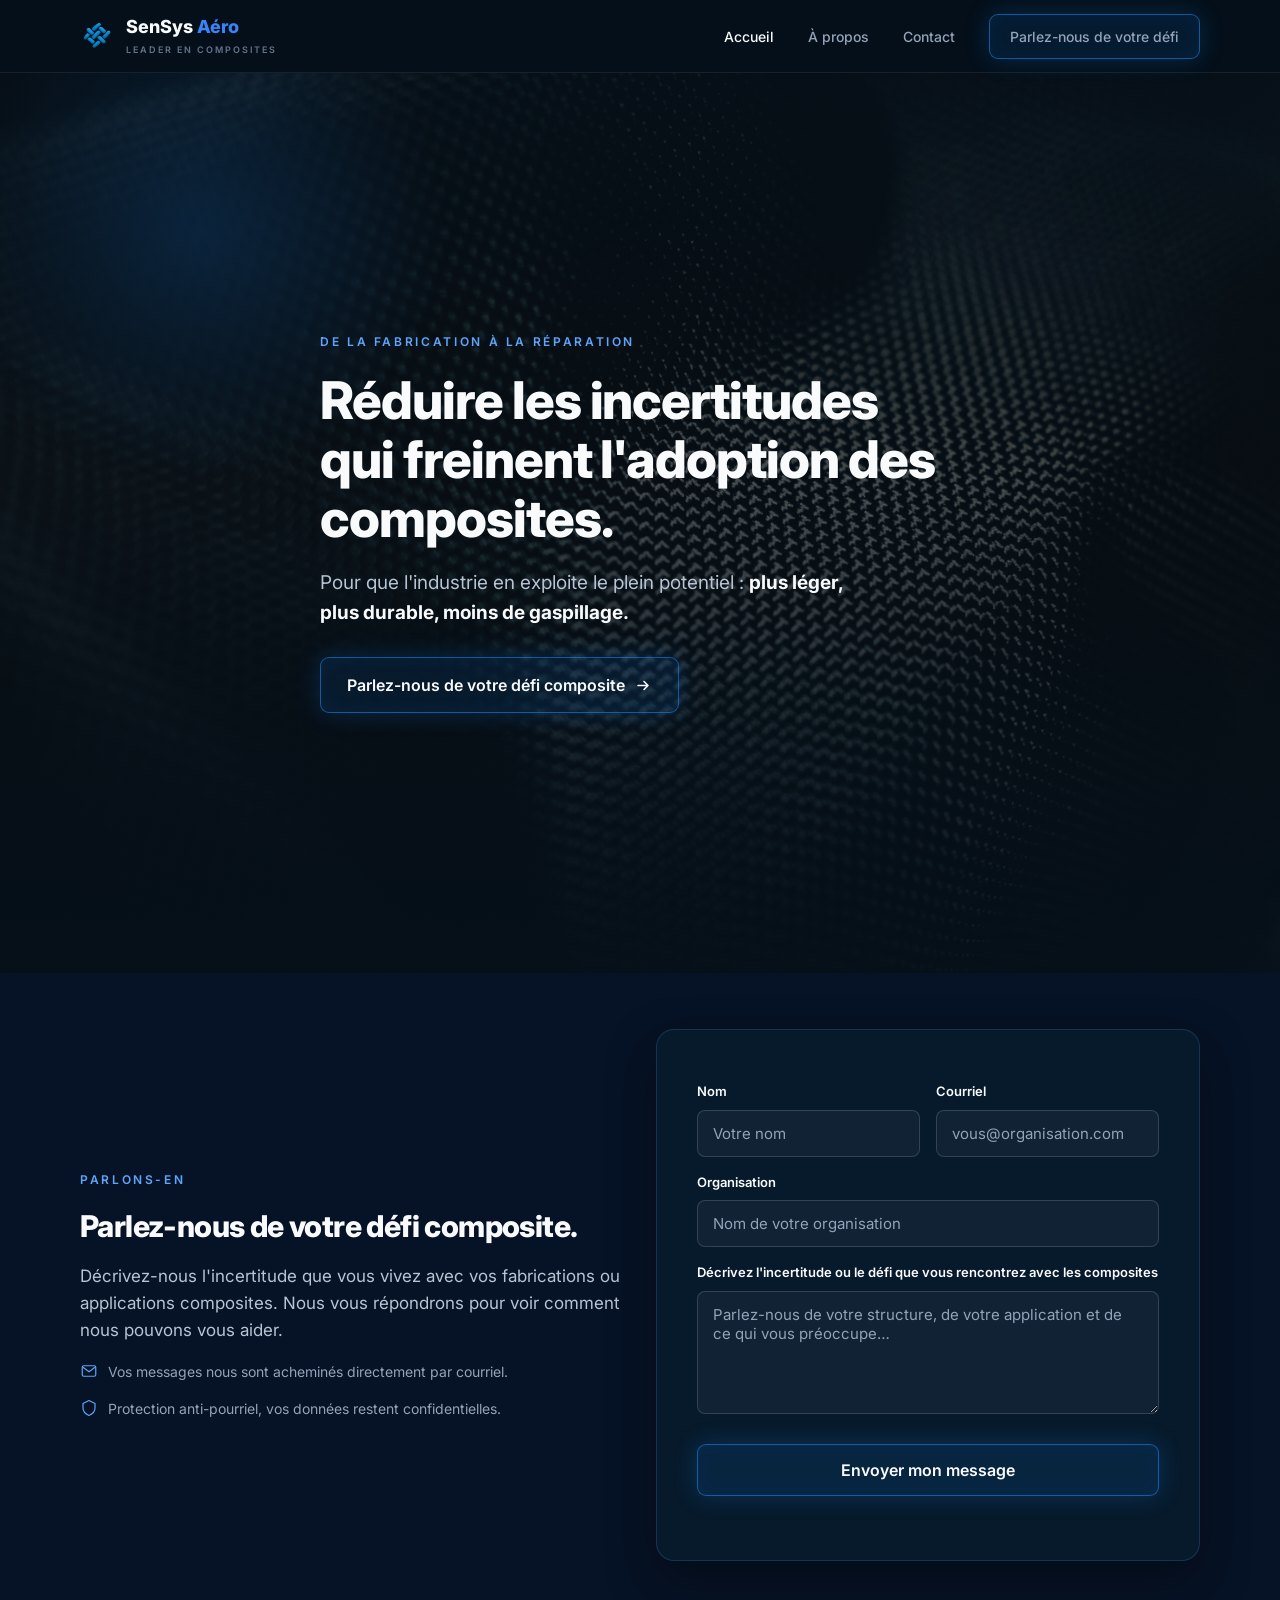
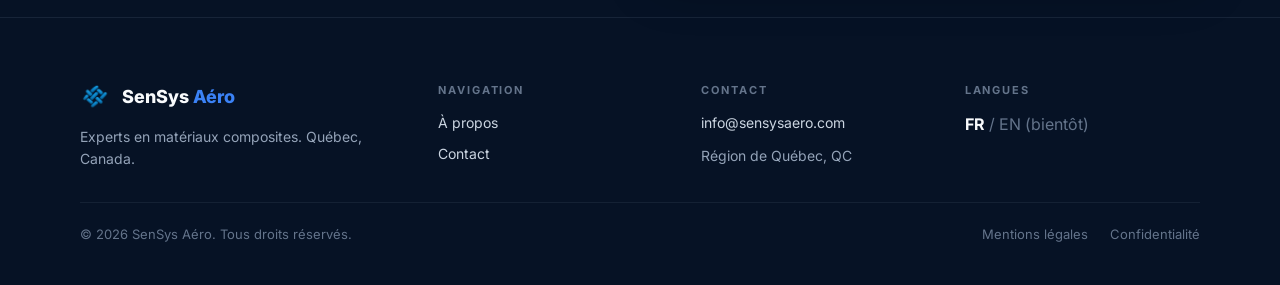
<file: index.html>
<!doctype html>
<html lang="fr">
<head>
  <meta charset="utf-8">
  <meta name="viewport" content="width=device-width, initial-scale=1">
  <title>SenSys Aéro — Surveillance et qualification structurelle des composites</title>
  <meta name="description" content="SenSys Aéro réduit les incertitudes qui freinent l'adoption des composites. Parlez-nous de votre défi composite.">
  <link rel="preconnect" href="https://fonts.googleapis.com">
  <link rel="preconnect" href="https://fonts.gstatic.com" crossorigin>
  <link href="https://fonts.googleapis.com/css2?family=Inter:wght@400;500;600;700;800&display=swap" rel="stylesheet">
  <link rel="stylesheet" href="styles.css">
</head>
<body>

  <!-- ======================= HEADER ======================= -->
  <header class="site-header">
    <div class="container">
      <a class="brand" href="index.html" aria-label="SenSys Aéro — accueil">
        <img src="Icon.png" alt="SenSys Aéro" class="brand__logo">
        <span>
          <span class="brand__name">SenSys<b> Aéro</b></span>
          <span class="brand__tag" style="display:block;">LEADER EN COMPOSITES</span>
        </span>
      </a>
      <button class="nav-toggle" aria-label="Ouvrir le menu" aria-expanded="false" data-nav-toggle>
        <svg width="26" height="26" viewBox="0 0 24 24" fill="none"><path d="M4 7h16M4 12h16M4 17h16" stroke="#CBD5E1" stroke-width="1.8" stroke-linecap="round"/></svg>
      </button>
      <nav class="nav" data-nav>
        <a href="index.html" aria-current="page">Accueil</a>
        <a href="apropos.html">À propos</a>
        <a href="contact.html">Contact</a>
        <a class="btn btn--sm" href="#contact">Parlez-nous de votre défi</a>
      </nav>
    </div>
  </header>

  <!-- ======================= HERO ======================= -->
  <section class="hero glow-wrap">
    <span class="glow"></span>
    <div class="container hero__grid">
      <div class="eyebrow"></span><span>DE LA FABRICATION À LA RÉPARATION</span></div>
      <h1>Réduire les incertitudes qui freinent l'adoption des composites.</h1>
      <p class="hero__sub">Pour que l'industrie en exploite le plein potentiel : <b>plus léger, plus durable, moins de gaspillage.</b></p>
      <div class="hero__cta">
        <a class="btn" href="#contact">
          Parlez-nous de votre défi composite
          <svg width="17" height="17" viewBox="0 0 17 17" fill="none" aria-hidden="true"><path d="M3 8.5h10M9 4.5l4 4-4 4" stroke="#F8FAFC" stroke-width="1.6" stroke-linecap="round" stroke-linejoin="round"/></svg>
        </a>
      </div>
    </div>
  </section>

  <!-- ======================= CONTACT (cœur du site) ======================= -->
  <section class="section-dark" id="contact">
    <div class="container contact-grid">
      <div>
        <div class="eyebrow"></span><span>PARLONS-EN</span></div>
        <h2>Parlez-nous de votre défi composite.</h2>
        <p class="lead">Décrivez-nous l'incertitude que vous vivez avec vos fabrications ou applications composites. Nous vous répondrons pour voir comment nous pouvons vous aider.</p>
        <div class="note-line">
          <svg width="18" height="18" viewBox="0 0 24 24" fill="none"><rect x="3" y="5" width="18" height="14" rx="2" stroke="#60A5FA" stroke-width="1.6"/><path d="M4 7l8 6 8-6" stroke="#60A5FA" stroke-width="1.6"/></svg>
          Vos messages nous sont acheminés directement par courriel.
        </div>
        <div class="note-line">
          <svg width="18" height="18" viewBox="0 0 24 24" fill="none"><path d="M12 2l8 4v6c0 5-3.5 8-8 10-4.5-2-8-5-8-10V6l8-4z" stroke="#60A5FA" stroke-width="1.6" stroke-linejoin="round"/></svg>
          Protection anti-pourriel, vos données restent confidentielles.
        </div>
      </div>

      <!-- Formulaire acheminé par courriel via Web3Forms (voir README). -->
      <form class="card" method="POST" action="https://api.web3forms.com/submit" data-contact-form>
        <input type="hidden" name="access_key" value="c72b4f75-f163-4b32-a7fa-ae4b1b05810e">
        <input type="hidden" name="subject" value="Nouveau message — SenSys Aéro">
        <input type="hidden" name="from_name" value="Formulaire SenSys Aéro">
        <input type="checkbox" name="botcheck" class="hp-field" tabindex="-1" autocomplete="off">
        <div class="field-row">
          <div class="field"><label for="nom">Nom</label><input id="nom" name="nom" type="text" placeholder="Votre nom" autocomplete="name" required></div>
          <div class="field"><label for="courriel">Courriel</label><input id="courriel" name="courriel" type="email" placeholder="vous@organisation.com" autocomplete="email" required></div>
        </div>
        <div class="field"><label for="org">Organisation</label><input id="org" name="organisation" type="text" placeholder="Nom de votre organisation" autocomplete="organization"></div>
        <div class="field">
          <label for="defi">Décrivez l'incertitude ou le défi que vous rencontrez avec les composites</label>
          <textarea id="defi" name="message" rows="5" placeholder="Parlez-nous de votre structure, de votre application et de ce qui vous préoccupe…" required></textarea>
        </div>
        <button class="btn btn--block" type="submit" style="margin-top:24px;">Envoyer mon message</button>
        <p class="form-msg" data-form-msg role="status" aria-live="polite"></p>
      </form>
    </div>
  </section>

  <!-- ======================= FOOTER ======================= -->
  <footer class="site-footer">
    <div class="container">
      <div class="footer-grid">
        <div class="footer-about">
          <a class="brand" href="index.html">
            <img src="Icon.png" alt="SenSys Aéro" class="brand__logo">
            <span class="brand__name">SenSys<b> Aéro</b></span>
          </a>
          <p>Experts en matériaux composites. Québec, Canada.</p>
        </div>
        <div class="footer-col"><h4>NAVIGATION</h4><a href="apropos.html">À propos</a><a href="contact.html">Contact</a></div>
        <div class="footer-col"><h4>CONTACT</h4><a href="mailto:info@sensysaero.com">info@sensysaero.com</a><span style="font-size:14px;color:var(--text-mut);">Région de Québec, QC</span></div>
        <div class="footer-col">
          <h4>LANGUES</h4>
          <p class="lang" style="margin-top:8px;"><b>FR</b> <span class="off">/ EN (bientôt)</span></p>
        </div>
      </div>
      <div class="footer-bottom">
        <span>© 2026 SenSys Aéro. Tous droits réservés.</span>
        <span class="footer-legal"><a href="#">Mentions légales</a><a href="#">Confidentialité</a></span>
      </div>
    </div>
  </footer>

  <script src="script.js"></script>
</body>
</html>
</file>
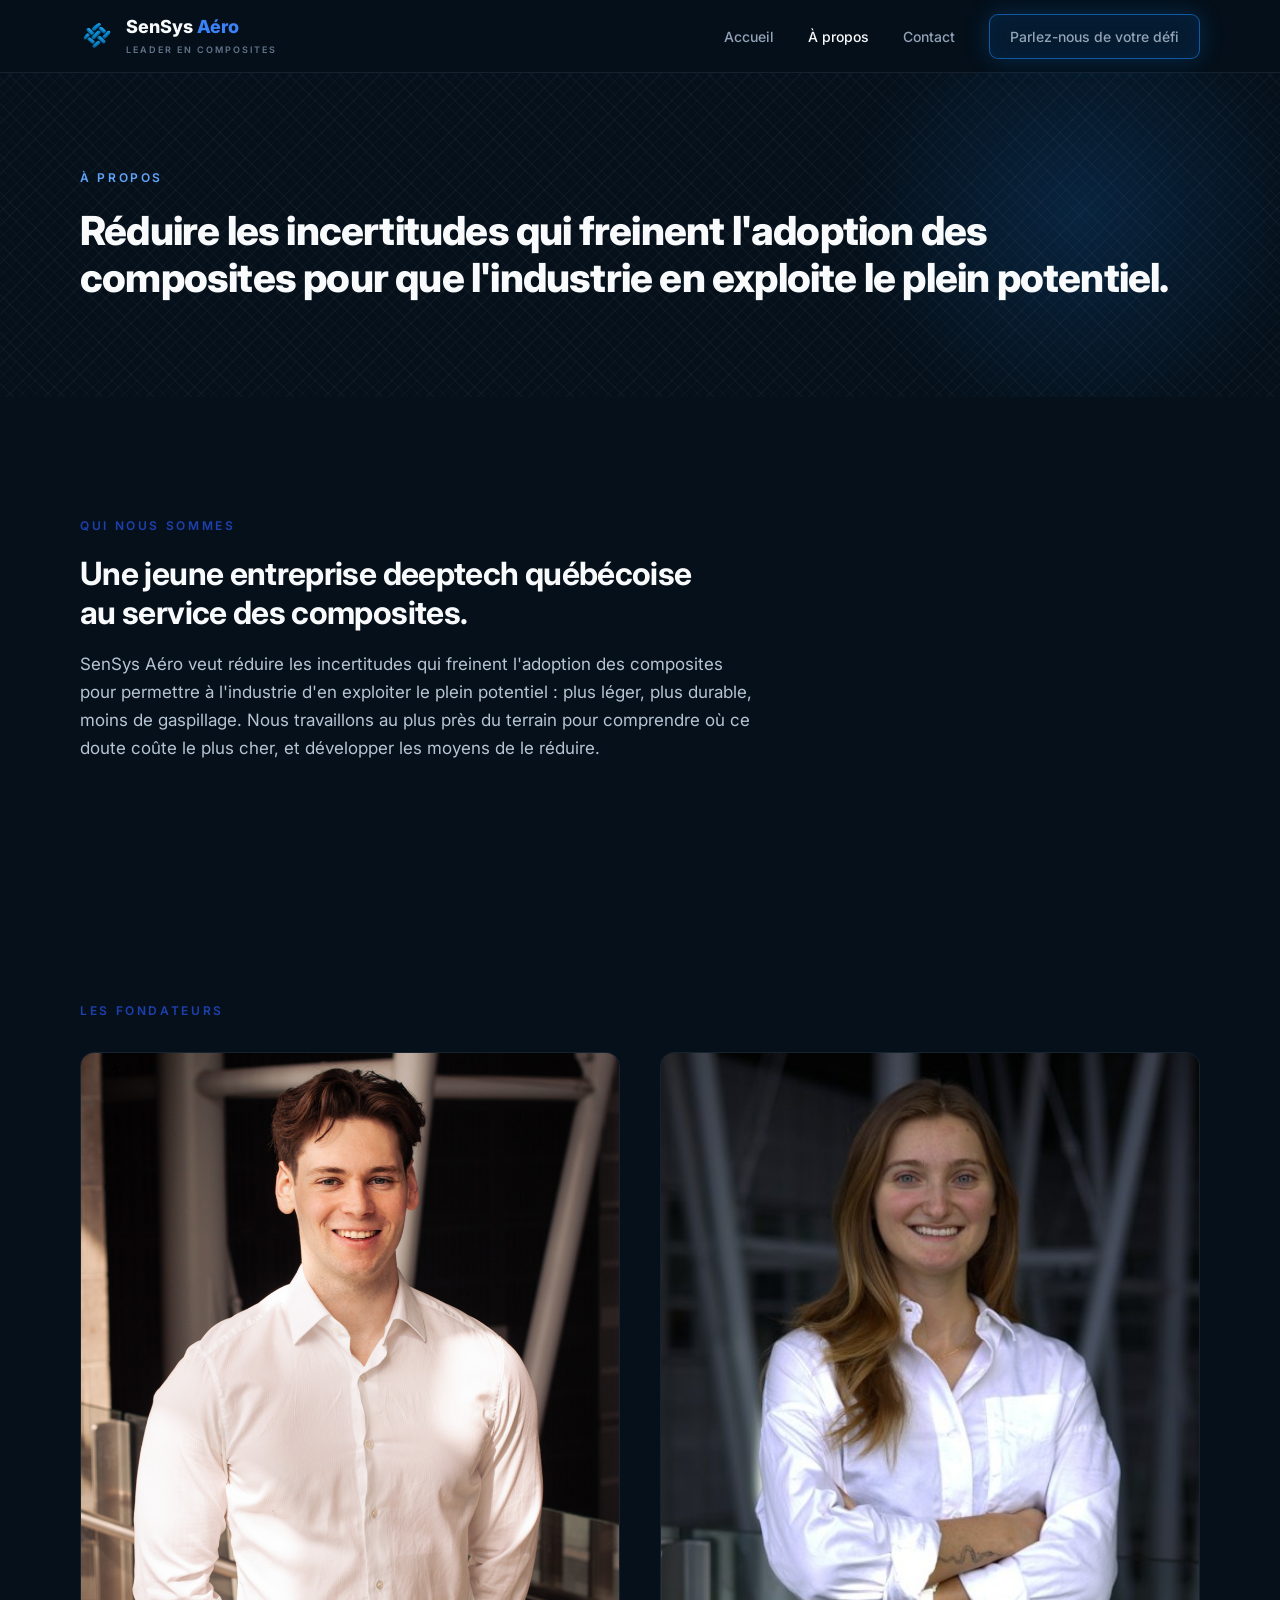
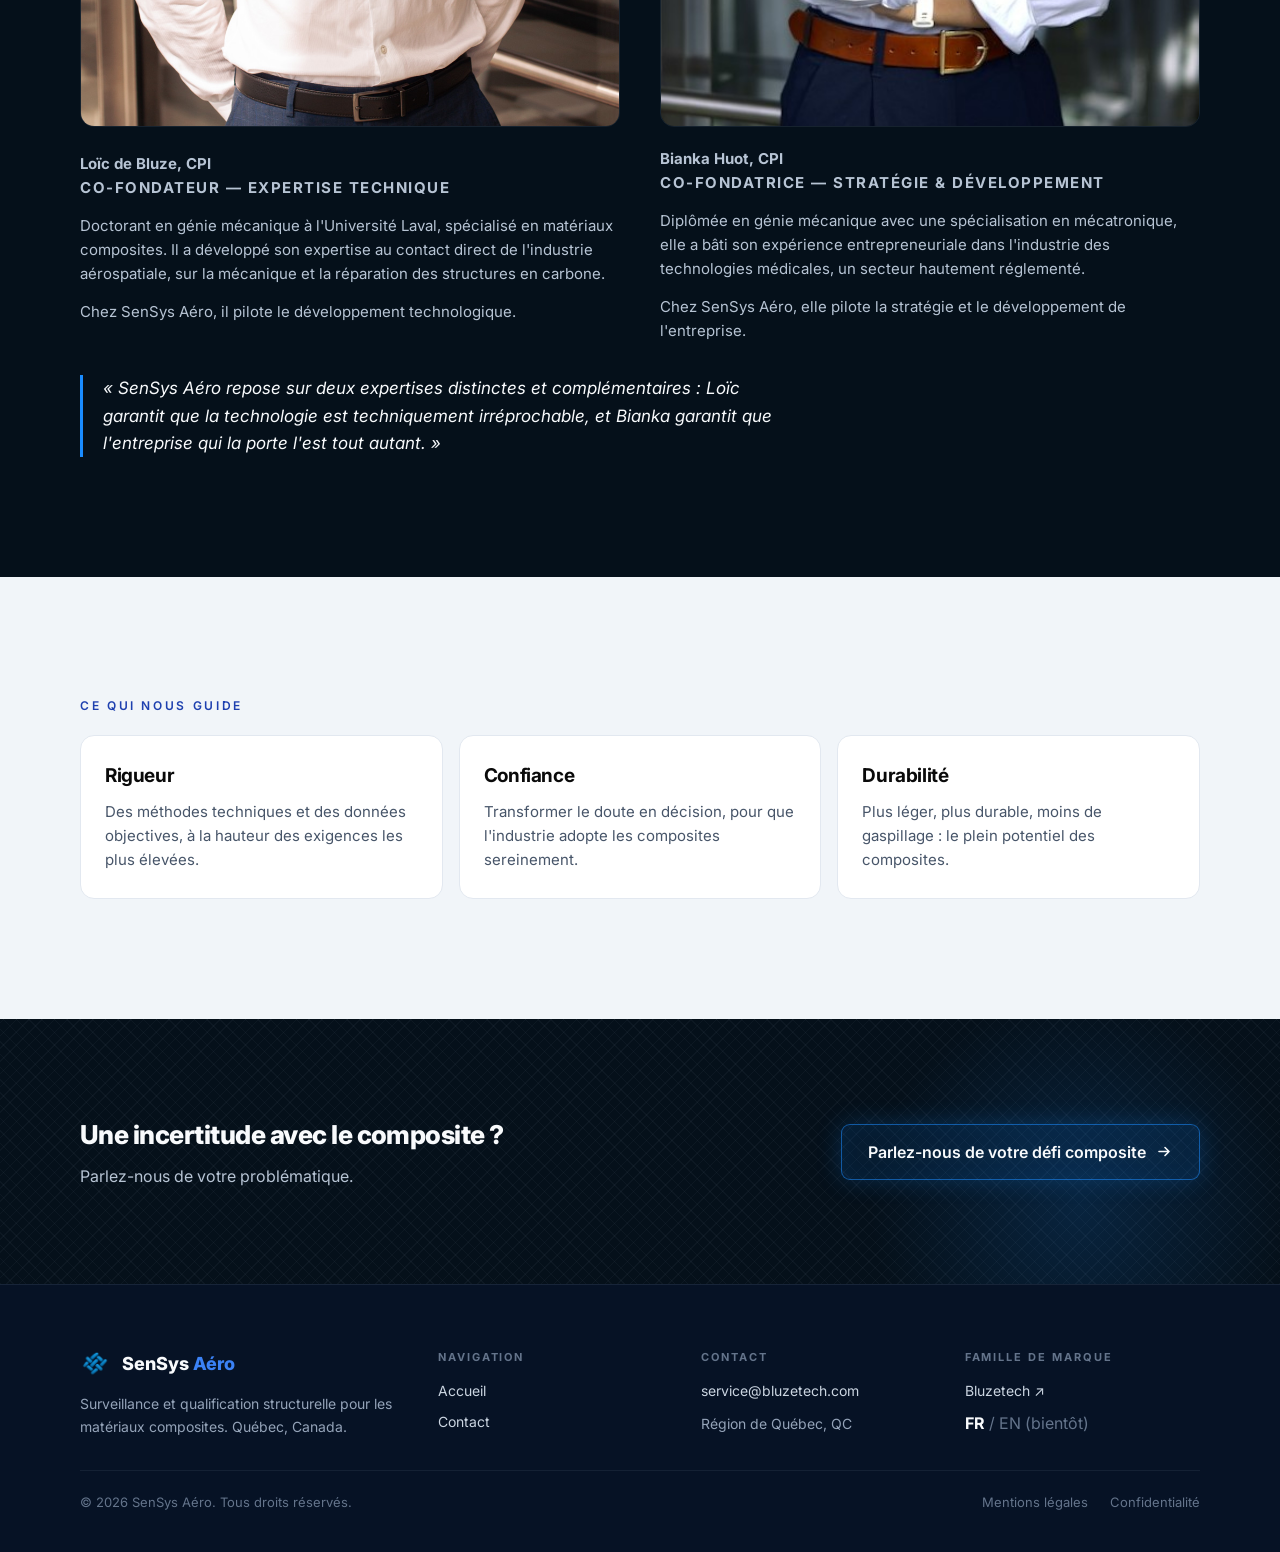
<file: apropos.html>
<!doctype html>
<html lang="fr">
<head>
  <meta charset="utf-8">
  <meta name="viewport" content="width=device-width, initial-scale=1">
  <title>À propos - SenSys Aéro</title>
  <meta name="description" content="SenSys Aéro, jeune entreprise deeptech québécoise. Surveillance et qualification structurelle des composites. Entreprise sœur de Bluzetech.">
  <link rel="preconnect" href="https://fonts.googleapis.com">
  <link rel="preconnect" href="https://fonts.gstatic.com" crossorigin>
  <link href="https://fonts.googleapis.com/css2?family=Inter:wght@400;500;600;700;800&display=swap" rel="stylesheet">
  <link rel="stylesheet" href="styles.css">
</head>
<body>

  <header class="site-header">
    <div class="container">
      <a class="brand" href="index.html" aria-label="SenSys Aéro — accueil">
        <img src="Icon.png" alt="SenSys Aéro" class="brand__logo">
        <span><span class="brand__name">SenSys<b> Aéro</b></span><span class="brand__tag" style="display:block;">LEADER EN COMPOSITES</span></span>
      </a>
      <button class="nav-toggle" aria-label="Ouvrir le menu" aria-expanded="false" data-nav-toggle>
        <svg width="26" height="26" viewBox="0 0 24 24" fill="none"><path d="M4 7h16M4 12h16M4 17h16" stroke="#CBD5E1" stroke-width="1.8" stroke-linecap="round"/></svg>
      </button>
      <nav class="nav" data-nav>
        <a href="index.html">Accueil</a>
        <a href="apropos.html" aria-current="page">À propos</a>
        <a href="contact.html">Contact</a>
        <a class="btn btn--sm" href="contact.html">Parlez-nous de votre défi</a>
      </nav>
    </div>
  </header>

  <section class="page-hero weave glow-wrap">
    <span class="glow"></span>
    <div class="container">
      <div class="eyebrow"><span>À PROPOS</span></div>
      <h1>Réduire les incertitudes qui freinent l'adoption des composites pour que l'industrie en exploite le plein potentiel.</h1>
    </div>
  </section>

  <section class="section">
    <div class="container" style="display:grid;gap:40px;">
      <div class="prose">
        <div class="eyebrow dark"><span>QUI NOUS SOMMES</span></div>
        <h2 style="max-width:640px;">Une jeune entreprise deeptech québécoise au service des composites.</h2>
        <p style="max-width:680px;">
          SenSys Aéro veut réduire les incertitudes qui freinent l'adoption des composites 
          pour permettre à l'industrie d'en exploiter le plein potentiel : 
          plus léger, plus durable, moins de gaspillage. Nous travaillons au plus près du terrain pour comprendre où 
          ce doute coûte le plus cher, et développer les moyens de le réduire.</p>
        </div>
    </div>
  </section>

  <section class="section">
    <div class="container">
      <div class="eyebrow dark"><span>LES FONDATEURS</span></div>
      <div class="founders">
        <div class="founder">
          <div class="founder-photo"><img src="Photo_corpo.JPG" alt="Photo de Loïc de Bluze, co-fondateur de SenSys Aéro"></div>
          <div class="founder-text">
            <p class="founder-name">Loïc de Bluze, CPI</p>
            <p class="founder-role">CO-FONDATEUR — EXPERTISE TECHNIQUE</p>
            <p>Doctorant en génie mécanique à l'Université Laval, spécialisé en matériaux composites. Il a développé son expertise au contact direct de l'industrie aérospatiale, sur la mécanique et la réparation des structures en carbone.</p>
          <p>Chez SenSys Aéro, il pilote le développement technologique.<p>
          </div>
        </div>
        <div class="founder">
          <div class="founder-photo"><img src="Photo_corpo_bianka.jpg" alt="Photo de Bianka Huot, co-fondatrice de SenSys Aéro"></div>
          <div class="founder-text">
            <p class="founder-name">Bianka Huot, CPI</p>
            <p class="founder-role">CO-FONDATRICE — STRATÉGIE &amp; DÉVELOPPEMENT</p>
            <p>Diplômée en génie mécanique avec une spécialisation en mécatronique, elle a bâti son expérience entrepreneuriale dans l'industrie des technologies médicales, un secteur hautement réglementé.</p>
            <p>Chez SenSys Aéro, elle pilote la stratégie et le développement de l'entreprise.</p>
          </div>
        </div>
      </div>
      <p class="founders-quote">« SenSys Aéro repose sur deux expertises distinctes et complémentaires : Loïc garantit que la technologie est techniquement irréprochable, et Bianka garantit que l'entreprise qui la porte l'est tout autant. »</p>
    </div>
  </section>

  <section class="section-light">
    <div class="container">
      <div class="eyebrow dark"><span>CE QUI NOUS GUIDE</span></div>
      <div class="values">
        <div class="value"><h3>Rigueur</h3><p>Des méthodes techniques et des données objectives, à la hauteur des exigences les plus élevées.</p></div>
        <div class="value"><h3>Confiance</h3><p>Transformer le doute en décision, pour que l'industrie adopte les composites sereinement.</p></div>
        <div class="value"><h3>Durabilité</h3><p>Plus léger, plus durable, moins de gaspillage : le plein potentiel des composites.</p></div>
      </div>
    </div>
  </section>

  <section class="cta-band weave glow-wrap">
    <span class="glow"></span>
    <div class="container cta-band__inner">
      <div>
        <h2>Une incertitude avec le composite ?</h2>
        <p>Parlez-nous de votre problématique.</p>
      </div>
      <a class="btn" href="contact.html">Parlez-nous de votre défi composite
        <svg width="17" height="17" viewBox="0 0 17 17" fill="none" aria-hidden="true"><path d="M3 8.5h10M9 4.5l4 4-4 4" stroke="#F8FAFC" stroke-width="1.6" stroke-linecap="round" stroke-linejoin="round"/></svg>
      </a>
    </div>
  </section>

  <footer class="site-footer">
    <div class="container">
      <div class="footer-grid">
        <div class="footer-about">
          <a class="brand" href="index.html"><img src="Icon.png" alt="SenSys Aéro" class="brand__logo"><span class="brand__name">SenSys<b> Aéro</b></span></a>
          <p>Surveillance et qualification structurelle pour les matériaux composites. Québec, Canada.</p>
        </div>
        <div class="footer-col"><h4>NAVIGATION</h4><a href="index.html">Accueil</a><a href="contact.html">Contact</a></div>
        <div class="footer-col"><h4>CONTACT</h4><a href="mailto:service@bluzetech.com">service@bluzetech.com</a><span style="font-size:14px;color:var(--text-mut);">Région de Québec, QC</span></div>
        <div class="footer-col"><h4>FAMILLE DE MARQUE</h4><a href="https://bluzetech.com" target="_blank" rel="noopener">Bluzetech ↗</a><p class="lang" style="margin-top:8px;"><b>FR</b> <span class="off">/ EN (bientôt)</span></p></div>
      </div>
      <div class="footer-bottom">
        <span>© 2026 SenSys Aéro. Tous droits réservés.</span>
        <span class="footer-legal"><a href="#">Mentions légales</a><a href="#">Confidentialité</a></span>
      </div>
    </div>
  </footer>

  <script src="script.js"></script>
</body>
</html>
</file>
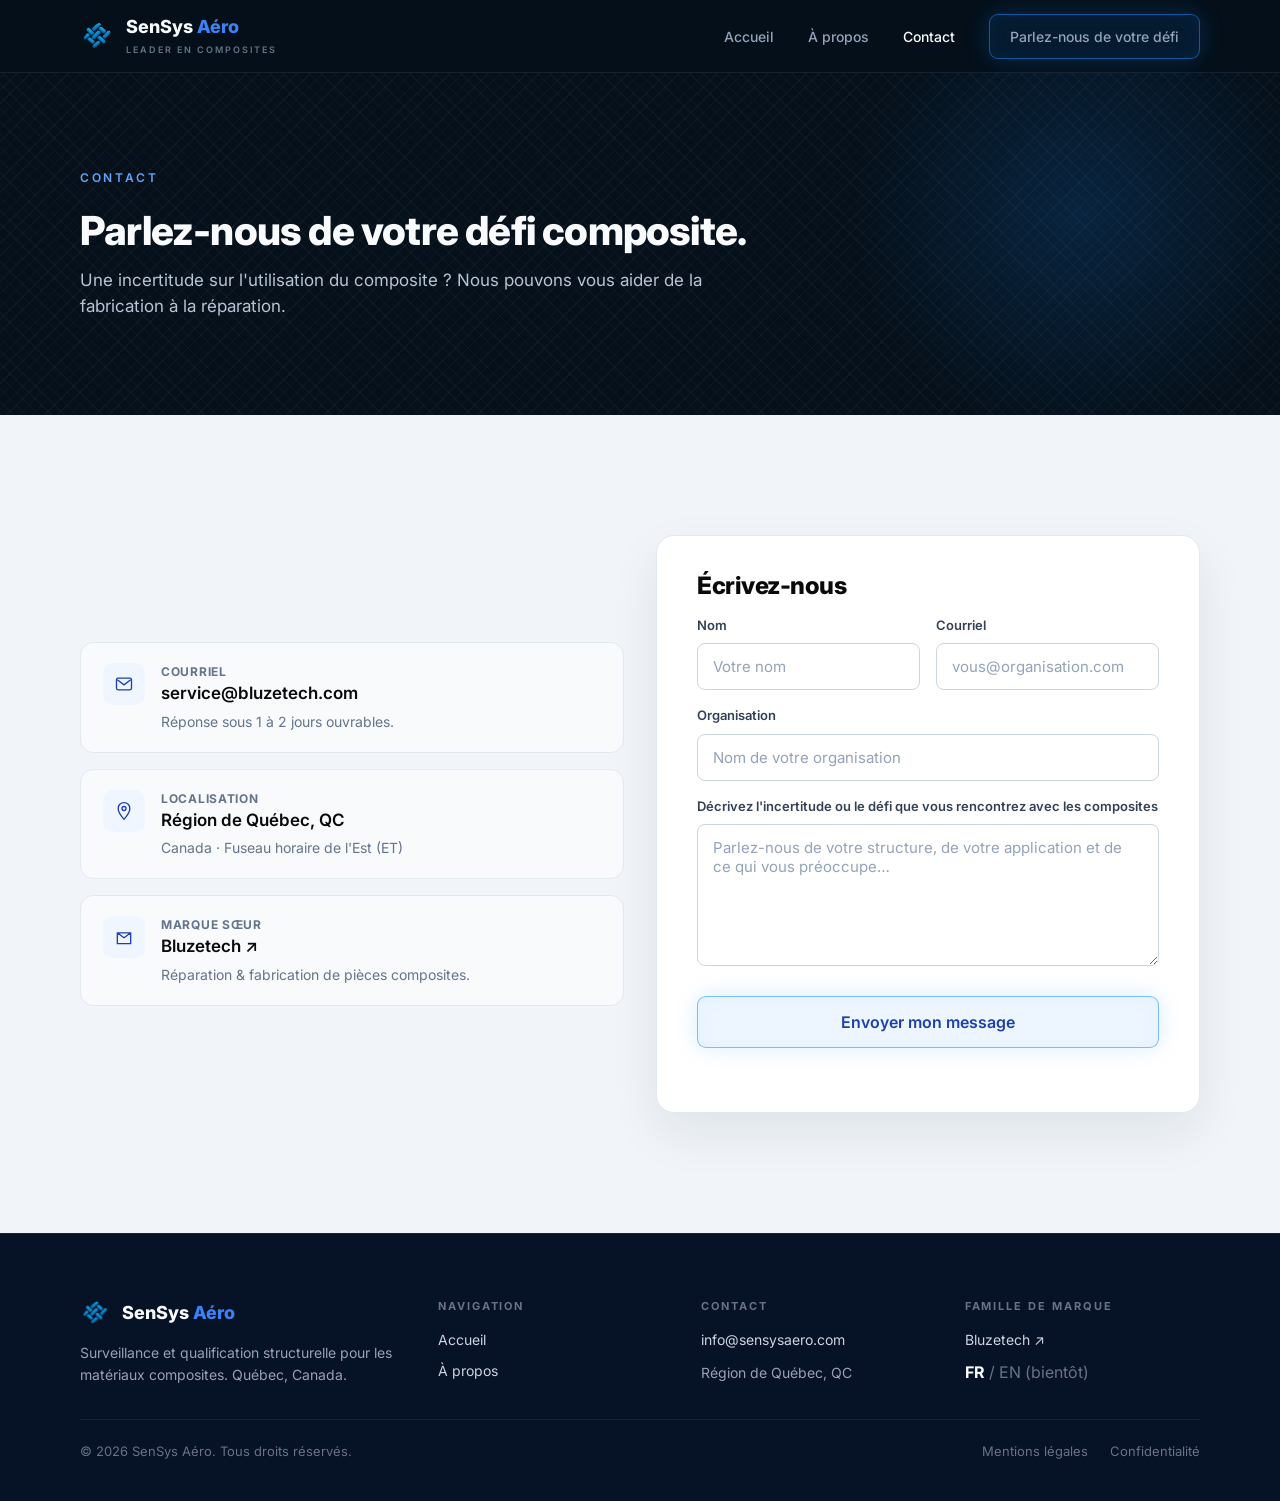
<file: contact.html>
<!doctype html>
<html lang="fr">
<head>
  <meta charset="utf-8">
  <meta name="viewport" content="width=device-width, initial-scale=1">
  <title>Contact SenSys Aéro</title>
  <meta name="description" content="Parlez-nous de votre défi composite. Courriel : service@bluzetech.com - région de Québec.">
  <link rel="preconnect" href="https://fonts.googleapis.com">
  <link rel="preconnect" href="https://fonts.gstatic.com" crossorigin>
  <link href="https://fonts.googleapis.com/css2?family=Inter:wght@400;500;600;700;800&display=swap" rel="stylesheet">
  <link rel="stylesheet" href="styles.css">
</head>
<body>

  <header class="site-header">
    <div class="container">
      <a class="brand" href="index.html" aria-label="SenSys Aéro — accueil">
        <img src="Icon.png" alt="SenSys Aéro" class="brand__logo">
        <span><span class="brand__name">SenSys<b> Aéro</b></span><span class="brand__tag" style="display:block;">LEADER EN COMPOSITES</span></span>
      </a>
      <button class="nav-toggle" aria-label="Ouvrir le menu" aria-expanded="false" data-nav-toggle>
        <svg width="26" height="26" viewBox="0 0 24 24" fill="none"><path d="M4 7h16M4 12h16M4 17h16" stroke="#CBD5E1" stroke-width="1.8" stroke-linecap="round"/></svg>
      </button>
      <nav class="nav" data-nav>
        <a href="index.html">Accueil</a>
        <a href="apropos.html">À propos</a>
        <a href="contact.html" aria-current="page">Contact</a>
        <a class="btn btn--sm" href="#form">Parlez-nous de votre défi</a>
      </nav>
    </div>
  </header>

  <section class="page-hero weave glow-wrap">
    <span class="glow"></span>
    <div class="container">
      <div class="eyebrow"><span>CONTACT</span></div>
      <h1>Parlez-nous de votre défi composite.</h1>
      <p>Une incertitude sur l'utilisation du composite ? Nous pouvons vous aider de la fabrication à la réparation.</p>
    </div>
  </section>

  <section class="section-light">
    <div class="container contact-grid">
      <!-- Coordonnées -->
      <div style="display:flex;flex-direction:column;gap:16px;">
        <div class="info-card">
          <span class="ico"><svg width="20" height="20" viewBox="0 0 24 24" fill="none"><rect x="3" y="5" width="18" height="14" rx="2" stroke="#1E40AF" stroke-width="1.6"/><path d="M4 7l8 6 8-6" stroke="#1E40AF" stroke-width="1.6"/></svg></span>
          <div><div class="k">Courriel</div><a class="v" href="mailto:service@bluzetech.com">service@bluzetech.com</a><div class="d">Réponse sous 1 à 2 jours ouvrables.</div></div>
        </div>
        <div class="info-card">
          <span class="ico"><svg width="20" height="20" viewBox="0 0 24 24" fill="none"><path d="M12 2C8 2 5 5 5 9c0 5 7 13 7 13s7-8 7-13c0-4-3-7-7-7z" stroke="#1E40AF" stroke-width="1.6" stroke-linejoin="round"/><circle cx="12" cy="9" r="2.4" stroke="#1E40AF" stroke-width="1.6"/></svg></span>
          <div><div class="k">Localisation</div><div class="v">Région de Québec, QC</div><div class="d">Canada · Fuseau horaire de l'Est (ET)</div></div>
        </div>
        <div class="info-card">
          <span class="ico"><svg width="20" height="20" viewBox="0 0 24 24" fill="none"><path d="M4 7h16v13H4zM4 7l8 6 8-6" stroke="#1E40AF" stroke-width="1.6" stroke-linejoin="round"/></svg></span>
          <div><div class="k">Marque sœur</div><a class="v" href="https://bluzetech.com" target="_blank" rel="noopener">Bluzetech ↗</a><div class="d">Réparation & fabrication de pièces composites.</div></div>
        </div>
      </div>

      <!-- Formulaire acheminé par courriel via Web3Forms (voir README). -->
      <form class="card" id="form" method="POST" action="https://api.web3forms.com/submit" data-contact-form>
        <h2 style="font-size:24px;margin-bottom:8px;">Écrivez-nous</h2>
        <input type="hidden" name="access_key" value="c72b4f75-f163-4b32-a7fa-ae4b1b05810e">
        <input type="hidden" name="subject" value="Nouveau message — SenSys Aéro">
        <input type="hidden" name="from_name" value="Formulaire SenSys Aéro">
        <input type="checkbox" name="botcheck" class="hp-field" tabindex="-1" autocomplete="off">
        <div class="field-row">
          <div class="field"><label for="nom">Nom</label><input id="nom" name="nom" type="text" placeholder="Votre nom" autocomplete="name" required></div>
          <div class="field"><label for="courriel">Courriel</label><input id="courriel" name="courriel" type="email" placeholder="vous@organisation.com" autocomplete="email" required></div>
        </div>
        <div class="field"><label for="org">Organisation</label><input id="org" name="organisation" type="text" placeholder="Nom de votre organisation" autocomplete="organization"></div>
        <div class="field">
          <label for="defi">Décrivez l'incertitude ou le défi que vous rencontrez avec les composites</label>
          <textarea id="defi" name="message" rows="6" placeholder="Parlez-nous de votre structure, de votre application et de ce qui vous préoccupe…" required></textarea>
        </div>
        <button class="btn btn--on-light btn--block" type="submit" style="margin-top:24px;">Envoyer mon message</button>
        <p class="form-msg" data-form-msg role="status" aria-live="polite"></p>
      </form>
    </div>
  </section>

  <footer class="site-footer">
    <div class="container">
      <div class="footer-grid">
        <div class="footer-about">
          <a class="brand" href="index.html"><img src="Icon.png" alt="SenSys Aéro" class="brand__logo"><span class="brand__name">SenSys<b> Aéro</b></span></a>
          <p>Surveillance et qualification structurelle pour les matériaux composites. Québec, Canada.</p>
        </div>
        <div class="footer-col"><h4>NAVIGATION</h4><a href="index.html">Accueil</a><a href="apropos.html">À propos</a></div>
        <div class="footer-col"><h4>CONTACT</h4><a href="mailto:info@sensysaero.com">info@sensysaero.com</a><span style="font-size:14px;color:var(--text-mut);">Région de Québec, QC</span></div>
        <div class="footer-col"><h4>FAMILLE DE MARQUE</h4><a href="https://bluzetech.com" target="_blank" rel="noopener">Bluzetech ↗</a><p class="lang" style="margin-top:8px;"><b>FR</b> <span class="off">/ EN (bientôt)</span></p></div>
      </div>
      <div class="footer-bottom">
        <span>© 2026 SenSys Aéro. Tous droits réservés.</span>
        <span class="footer-legal"><a href="#">Mentions légales</a><a href="#">Confidentialité</a></span>
      </div>
    </div>
  </footer>

  <script src="script.js"></script>
</body>
</html>
</file>
<file: styles.css>
/* =========================================================
   SenSys Aéro — feuille de style
   Palette et identité reprises de Bluzetech (marque sœur).
   Mobile d'abord. Typo : Inter.
   ========================================================= */

:root {
  /* Fonds sombres */
  --bg-900: #05101A;   /* principal */
  --bg-850: #061225;
  --bg-800: #071A2B;
  /* Fonds clairs */
  --light-0: #FFFFFF;
  --light-1: #F1F5F9;
  --border-light: #E2E8F0;
  --border-hair: rgba(148,163,184,.12);
  /* Bleus */
  --blue: #3B82F6;       /* accent */
  --blue-glow: #1A8CFF;  /* bleu vif / lueur */
  --blue-300: #93C5FD;
  --blue-400: #60A5FA;
  --blue-800: #1E40AF;   /* bleu profond */
  /* Texte */
  --text-0: #F8FAFC;     /* clair */
  --text-mut: #94A3B8;   /* atténué */
  --text-body-dark: #B7C4D4;
  --text-900: #0A0A0A;   /* foncé */
  --text-slate: #475569;
  --text-slate-2: #64748B;

  --maxw: 1200px;
  --radius: 12px;
  --font: 'Inter', system-ui, -apple-system, Segoe UI, Roboto, sans-serif;
}

* { box-sizing: border-box; }
html { scroll-behavior: smooth; }
body {
  margin: 0;
  font-family: var(--font);
  background: var(--bg-900);
  color: var(--text-0);
  -webkit-font-smoothing: antialiased;
  line-height: 1.5;
}
img, svg { display: block; max-width: 100%; }
a { color: var(--blue-400); text-decoration: none; }
a:hover { color: var(--blue-300); }
h1, h2, h3 { margin: 0; letter-spacing: -.02em; }
p { margin: 0; }

.container { width: 100%; max-width: var(--maxw); margin: 0 auto; padding: 0 22px; }

/* ---------- Texture fibre de carbone ---------- */
.weave {
  background-color: var(--bg-900);
  background-image:
    repeating-linear-gradient(45deg, rgba(148,163,184,.05) 0 1px, transparent 1px 9px),
    repeating-linear-gradient(-45deg, rgba(148,163,184,.05) 0 1px, transparent 1px 9px);
}
.glow-wrap { position: relative; overflow: hidden; }
.glow {
  position: absolute; border-radius: 50%; pointer-events: none;
  background: radial-gradient(circle, rgba(26,140,255,.16) 0%, rgba(26,140,255,0) 62%);
}

/* ---------- Eyebrow (micro-label) ---------- */
.eyebrow { display: flex; align-items: center; gap: 11px; margin-bottom: 20px; }
.eyebrow .bar { width: 26px; height: 1px; background: var(--blue-glow); }
.eyebrow span { font-size: 12px; font-weight: 600; letter-spacing: .22em; color: var(--blue-400); }
.eyebrow.dark .bar { background: var(--blue-800); }
.eyebrow.dark span { color: var(--blue-800); }

/* ---------- Boutons (contour bleuté lumineux) ---------- */
.btn {
  display: inline-flex; align-items: center; justify-content: center; gap: 10px;
  font-family: var(--font); font-size: 16px; font-weight: 600; cursor: pointer;
  padding: 15px 26px; border-radius: 9px; transition: all .18s ease;
  border: 1px solid rgba(26,140,255,.55);
  background: rgba(26,140,255,.10);
  color: var(--text-0);
  box-shadow: 0 0 24px rgba(26,140,255,.22), inset 0 0 20px rgba(26,140,255,.06);
}
.btn:hover {
  background: rgba(26,140,255,.18); border-color: rgba(26,140,255,.85);
  box-shadow: 0 0 34px rgba(26,140,255,.38), inset 0 0 22px rgba(26,140,255,.10);
  color: var(--text-0);
}
.btn--sm { font-size: 14px; padding: 11px 20px; }
.btn--on-light { color: var(--blue-800); background: rgba(26,140,255,.08);
  box-shadow: 0 0 22px rgba(26,140,255,.16), inset 0 0 18px rgba(26,140,255,.05); }
.btn--on-light:hover { color: var(--blue-800); background: rgba(26,140,255,.14); }
.btn--block { width: 100%; }

/* ---------- Header / nav ---------- */
.site-header {
  position: sticky; top: 0; z-index: 40;
  background: rgba(5,16,26,.9); backdrop-filter: blur(8px);
  border-bottom: 1px solid var(--border-hair);
}
.site-header .container { display: flex; align-items: center; justify-content: space-between; height: 72px; }
.brand { display: flex; align-items: center; gap: 12px; }
.brand__logo { width: 34px; height: 34px; object-fit: contain; border-radius: 8px; }
.site-footer .brand__logo { width: 30px; height: 30px; }
.brand__name { font-size: 18px; font-weight: 800; color: var(--text-0); line-height: 1; }
.brand__name b { color: var(--blue); font-weight: 800; }
.brand__tag { font-size: 9px; font-weight: 600; letter-spacing: .22em; color: var(--text-slate-2); margin-top: 4px; }

.nav-toggle { display: inline-flex; background: none; border: none; padding: 6px; cursor: pointer; }
.nav { display: none; }
.nav a { font-size: 14px; font-weight: 500; color: var(--text-mut); }
.nav a:hover, .nav a[aria-current="page"] { color: var(--text-0); }

/* Menu mobile ouvert */
.nav.open {
  display: flex; flex-direction: column; gap: 4px;
  position: absolute; top: 72px; left: 0; right: 0;
  background: var(--bg-850); border-bottom: 1px solid var(--border-hair);
  padding: 12px 22px 20px;
}
.nav.open a { padding: 12px 0; border-bottom: 1px solid var(--border-hair); }
.nav.open .btn { margin-top: 10px; }

/* ---------- Hero ---------- */
.hero {
  position: relative;
  min-height: 100vh;
  display: flex;
  align-items: center;
  padding: 56px 0;
  will-change: opacity, transform;
  background-image:
    linear-gradient(180deg, rgba(5,16,26,.80) 0%, rgba(5,16,26,.55) 45%, rgba(5,16,26,.92) 100%),
    url('hero-bg.jpg');
  background-size: cover;
  background-position: center;
}
.hero .glow { top: -120px; left: -80px; width: 560px; height: 560px; }
.hero__grid { position: relative; z-index: 2; max-width: 720px; }
.hero h1 { font-size: 34px; line-height: 1.14; font-weight: 800; }
.hero__sub { margin-top: 20px; font-size: 17px; line-height: 1.55; color: var(--text-body-dark); }
.hero__sub b { color: var(--text-0); }
.hero__cta { margin-top: 30px; }

/* ---------- Section contact (fond clair) ---------- */
.section-light { background: var(--light-1); color: var(--text-900); padding: 56px 0; }
.section-light h2 { color: var(--text-900); font-size: 30px; line-height: 1.14; font-weight: 800; }
.section-light .lead { margin-top: 20px; font-size: 17px; line-height: 1.6; color: var(--text-slate); }
.contact-grid { display: grid; gap: 32px; }
.note-line { display: flex; align-items: center; gap: 10px; margin-top: 16px; color: var(--text-slate-2); font-size: 14px; }

/* ---------- Section « Parlons-en » (fond bleu nuit, comme bluzetech.com) ---------- */
.section-dark { background: var(--bg-850); color: var(--text-0); padding: 56px 0; scroll-margin-top: 88px; }
.section-dark h2 { color: var(--text-0); font-size: 30px; line-height: 1.14; font-weight: 800; }
.section-dark .lead { margin-top: 20px; font-size: 17px; line-height: 1.6; color: var(--text-body-dark); }
.section-dark .note-line { color: var(--text-mut); }
.section-dark .card {
  background: var(--bg-800);
  border: 1px solid rgba(96,165,250,.18);
  box-shadow: 0 20px 50px rgba(0,0,0,.35);
}
.section-dark .field label { color: var(--text-0); }
.section-dark .field input, .section-dark .field textarea {
  background: rgba(255,255,255,.04);
  border: 1px solid rgba(148,163,184,.25);
  color: var(--text-0);
}
.section-dark .field input::placeholder, .section-dark .field textarea::placeholder { color: var(--text-mut); }
.section-dark .check { color: var(--text-mut); }

/* ---------- Formulaire ---------- */
.card {
  background: var(--light-0); border: 1px solid var(--border-light);
  border-radius: 18px; padding: 28px 24px; box-shadow: 0 20px 50px rgba(15,23,42,.08);
}
.field { margin-top: 16px; }
.field:first-child { margin-top: 0; }
.field-row { margin-top: 16px; }
.field-row:first-child { margin-top: 0; }
.field-row .field { margin-top: 0; }
.field label { display: block; font-size: 13px; font-weight: 600; color: #334155; margin-bottom: 8px; }
.field input, .field textarea {
  width: 100%; font-family: var(--font); font-size: 15px; color: var(--text-900);
  background: var(--light-0); border: 1px solid #CBD5E1; border-radius: 8px;
  padding: 13px 15px; transition: all .16s ease;
}
.field input::placeholder, .field textarea::placeholder { color: var(--text-mut); }
.field input:focus, .field textarea:focus {
  outline: none; border-color: var(--blue-glow); box-shadow: 0 0 0 3px rgba(26,140,255,.14);
}
.field-row { display: grid; gap: 16px; }
.hp-field { position: absolute; left: -9999px; width: 1px; height: 1px; opacity: 0; }
.form-msg { margin: 14px 0 0; font-size: 14px; font-weight: 500; min-height: 1em; }
.form-msg--ok { color: #15803D; }
.form-msg--error { color: #DC2626; }
.section-dark .form-msg--ok { color: #4ADE80; }
.section-dark .form-msg--error { color: #F87171; }
.check { display: flex; align-items: center; gap: 9px; margin-top: 16px; font-size: 13px; color: var(--text-slate-2); cursor: pointer; }
.check input { width: 16px; height: 16px; accent-color: var(--blue-glow); }
/* Honeypot anti-pourriel : masqué aux humains */
.hp { position: absolute; left: -9999px; opacity: 0; height: 0; overflow: hidden; }

/* ---------- Cartes info (page Contact) ---------- */
.info-card { display: flex; gap: 16px; padding: 20px 22px; border-radius: 13px; background: #F8FAFC; border: 1px solid var(--border-light); }
.info-card .ico { flex-shrink: 0; width: 42px; height: 42px; border-radius: 10px; background: #EFF6FF; display: flex; align-items: center; justify-content: center; }
.info-card .k { font-size: 12px; font-weight: 700; letter-spacing: .06em; color: var(--text-slate-2); text-transform: uppercase; }
.info-card .v { font-size: 17px; font-weight: 600; color: var(--text-900); }
.info-card .d { font-size: 14px; color: var(--text-slate-2); margin-top: 4px; }

/* ---------- Page hero (sous-pages) ---------- */
.page-hero { position: relative; padding: 48px 0; }
.page-hero .glow { top: -120px; right: -60px; width: 520px; height: 520px; }
.page-hero h1 { position: relative; z-index: 2; font-size: 32px; line-height: 1.18; font-weight: 800; color: var(--text-0); }
.page-hero p { position: relative; z-index: 2; margin-top: 14px; font-size: 17px; color: var(--text-body-dark); max-width: 640px; }

/* ---------- Sections À propos ---------- */
.section { padding: 56px 0; }
.section h2 { font-size: 28px; line-height: 1.2; font-weight: 700; }
.prose p { margin-top: 18px; font-size: 17px; line-height: 1.65; color: var(--text-body-dark); }
.section-light .prose p { color: var(--text-slate); }
.values { display: grid; gap: 16px; margin-top: 8px; }
.value { padding: 26px 24px; border-radius: 14px; background: var(--light-0); border: 1px solid var(--border-light); }
.value h3 { font-size: 19px; font-weight: 700; color: var(--text-900); }
.value p { margin-top: 10px; font-size: 15px; line-height: 1.6; color: var(--text-slate); }

/* ---------- Fondateurs ---------- */
.founders { display: grid; gap: 36px; margin-top: 32px; }
.founder { display: grid; gap: 20px; }
.founder-photo img { width: 100%; aspect-ratio: 4/5; object-fit: cover; border-radius: 14px; border: 1px solid var(--border-hair); }
.founder-name { font-size: 19px; font-weight: 700; color: var(--text-0); }
.founder-role { margin-top: 4px; font-size: 12px; font-weight: 700; letter-spacing: .1em; color: var(--blue-400); }
.founder-text p { margin-top: 14px; font-size: 15px; line-height: 1.6; color: var(--text-body-dark); }
.founder-text p.founder-name, .founder-text p.founder-role { margin-top: 0; }
.founders-quote { margin-top: 32px; padding-left: 20px; border-left: 3px solid var(--blue-glow); font-size: 17px; font-style: italic; line-height: 1.6; color: var(--text-0); max-width: 720px; }

.cta-band { position: relative; padding: 48px 0; }
.cta-band .glow { bottom: -160px; right: -40px; width: 480px; height: 480px; }
.cta-band__inner { position: relative; z-index: 2; display: grid; gap: 22px; }
.cta-band h2 { font-size: 26px; font-weight: 800; color: var(--text-0); }
.cta-band p { margin-top: 10px; color: var(--text-body-dark); }

/* ---------- Footer ---------- */
.site-footer { background: var(--bg-850); border-top: 1px solid var(--border-hair); padding: 40px 0 32px; }
.footer-grid { display: grid; gap: 28px; }
.footer-col h4 { font-size: 11px; font-weight: 700; letter-spacing: .18em; color: var(--text-slate-2); margin: 0 0 14px; }
.footer-col a { display: block; font-size: 14px; color: #CBD5E1; margin-bottom: 10px; }
.footer-about p { margin-top: 14px; font-size: 14px; line-height: 1.6; color: var(--text-mut); }
.lang b { color: var(--text-0); }
.lang .off { color: var(--text-slate-2); }
.footer-bottom { display: flex; flex-wrap: wrap; gap: 14px; justify-content: space-between; align-items: center; margin-top: 28px; padding-top: 22px; border-top: 1px solid rgba(148,163,184,.10); }
.footer-bottom, .footer-bottom a { font-size: 13px; color: var(--text-slate-2); }
.footer-legal { display: flex; gap: 22px; }

/* =========================================================
   Responsive — tablette et bureau
   ========================================================= */
@media (min-width: 768px) {
  .container { padding: 0 40px; }
  .nav-toggle { display: none; }
  .nav { display: flex; align-items: center; gap: 34px; }
  .hero h1 { font-size: 48px; }
  .hero__sub { font-size: 19px; max-width: 560px; }
  .section-light h2, .page-hero h1 { font-size: 40px; }
  .contact-grid { grid-template-columns: 1fr 1fr; align-items: center; }
  .field-row { grid-template-columns: 1fr 1fr; }
  .values { grid-template-columns: repeat(3, 1fr); }
  .founders { grid-template-columns: 1fr 1fr; gap: 40px; }
  .footer-grid { grid-template-columns: 1.4fr 1fr 1fr 1fr; }
  .cta-band__inner { grid-template-columns: 1fr auto; align-items: center; }
  .section h2 { font-size: 32px; }
  .card { padding: 36px 40px; }
}
@media (min-width: 1024px) {
  .hero h1 { font-size: 52px; }
  .section-light { padding: 120px 0; }
  .section { padding: 120px 0; }
  .page-hero { padding: 96px 0; }
  .cta-band { padding: 96px 0; }
  .site-footer { padding: 64px 0 40px; }
}
</file>
